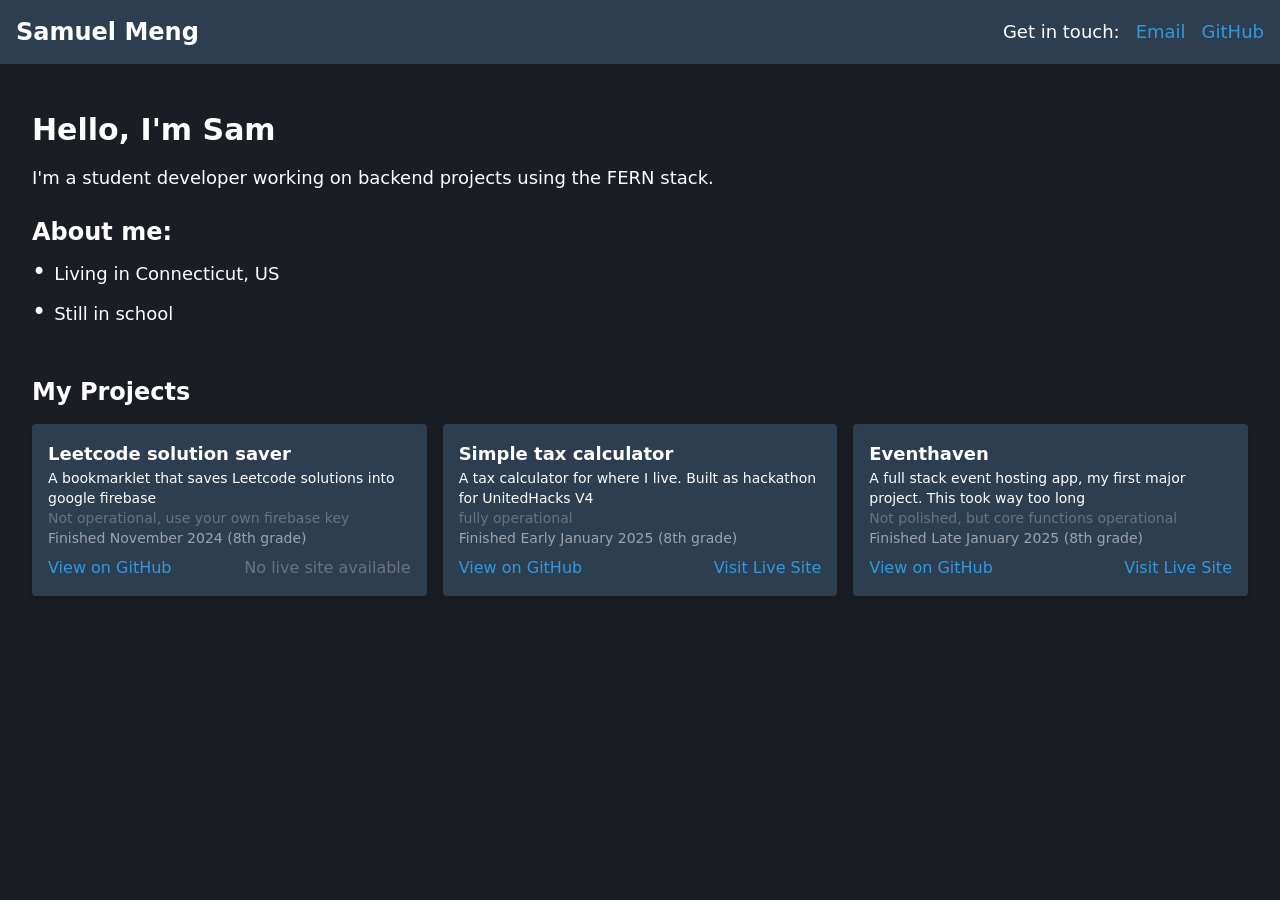
<file: index.html>
<!DOCTYPE html>
<html lang="en">
   <head>
      <meta charset="UTF-8" />
      <link rel="icon" type="image/svg+xml" href="/vite.svg" />
      <meta name="viewport" content="width=device-width, initial-scale=1.0" />
      <title>Vite + React</title>
     <script type="module" crossorigin src="/script.js"></script>
     <link rel="stylesheet" crossorigin href="/style.css">
   </head>
   <body>
      <div id="root"></div>
   </body>
</html>
</file>
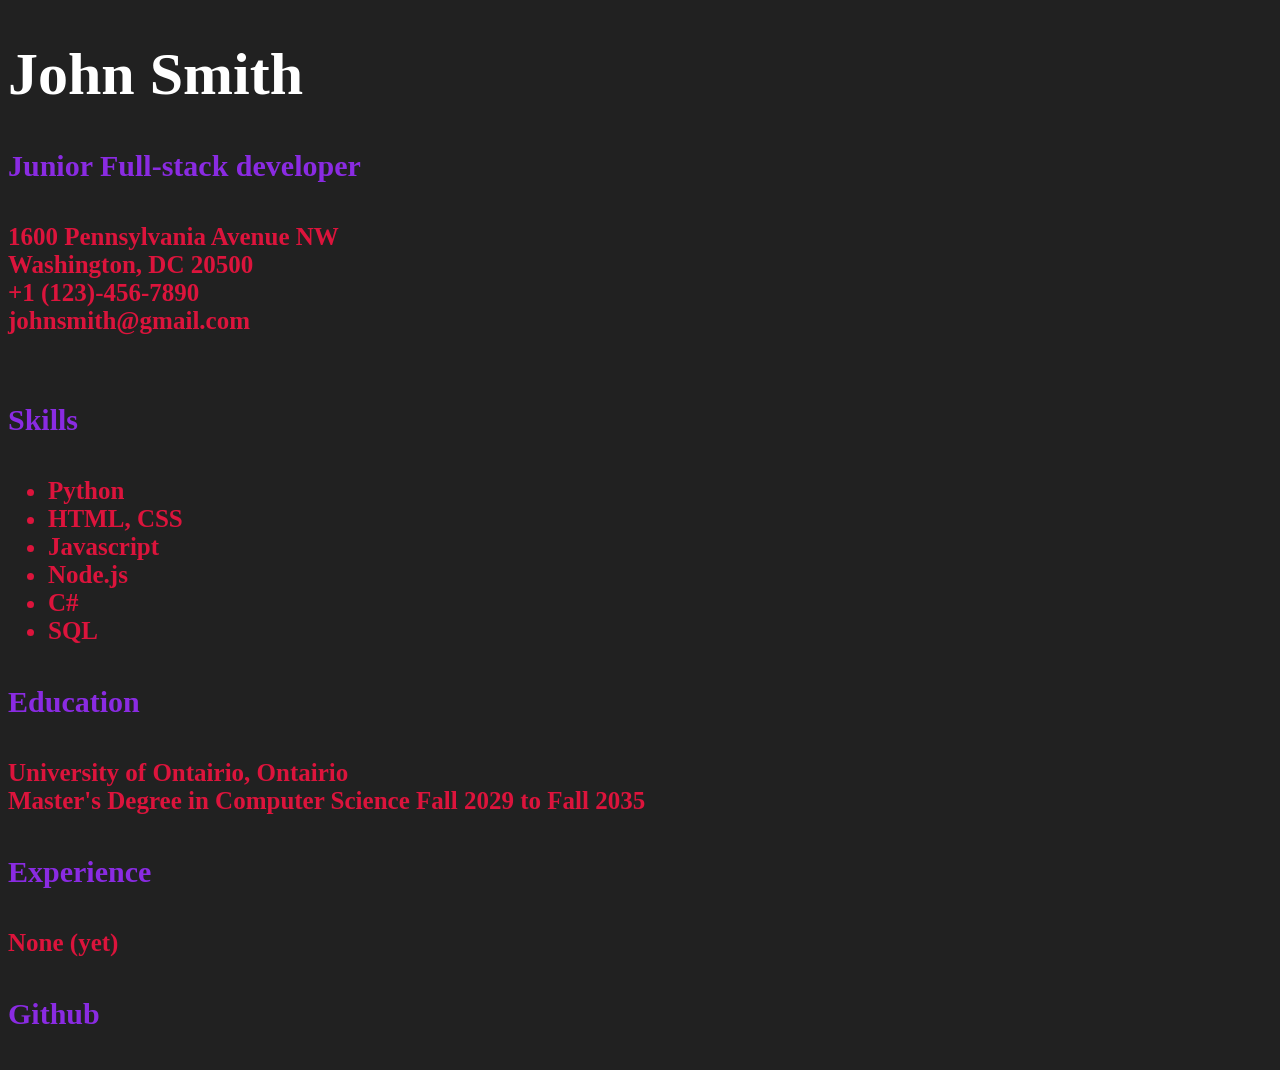
<file: roadmap/cv.html>
<!DOCTYPE html>
<html lang="en-us">
<head>
   <meta charset="utf-8">
   <title>My CV</title>
   <style>
      body {
         font-family: Cascadia Code;
         font-weight: bold;
         background-color: #212121;
      }
      h1 {
         font-size: 60px;
         color: white;
      }
      h4 {
         font-size: 30px;
         color: blueviolet;
      }
      div {
         font-size: 25px;
         color: crimson;
      }
      li {
         font-size: 25px;
         color: crimson; 
      }
   </style>
</head>
<body>
   <h1>
      John Smith
   </h1>
   <h4>
      Junior Full-stack developer
   </h4>
   <div>
      1600 Pennsylvania Avenue NW<br>
      Washington, DC 20500<br>
      +1 (123)-456-7890<br>
      johnsmith@gmail.com<br>
      <br>
   </div>
   <h4>
      Skills
   </h4>
   <ul>
      <li>Python</li>
      <li>HTML, CSS</li>
      <li>Javascript</li>
      <li>Node.js</li>
      <li>C#</li>
      <li>SQL</li>
   </ul>
   <h4>
      Education
   </h4>
   <div>
      University of Ontairio, Ontairio<br>
      Master's Degree in Computer Science
      Fall 2029 to Fall 2035
   </div>
   <h4>
      Experience
   </h4>
   <div>
      None (yet)
   </div>
   <h4>
      Github
   </h4>
   
</body>
</html>
</file>
<file: style.css>
*,:before,:after{box-sizing:border-box;border-width:0;border-style:solid;border-color:#e5e7eb}:before,:after{--tw-content: ""}html,:host{line-height:1.5;-webkit-text-size-adjust:100%;-moz-tab-size:4;-o-tab-size:4;tab-size:4;font-family:ui-sans-serif,system-ui,sans-serif,"Apple Color Emoji","Segoe UI Emoji",Segoe UI Symbol,"Noto Color Emoji";font-feature-settings:normal;font-variation-settings:normal;-webkit-tap-highlight-color:transparent}body{margin:0;line-height:inherit}hr{height:0;color:inherit;border-top-width:1px}abbr:where([title]){-webkit-text-decoration:underline dotted;text-decoration:underline dotted}h1,h2,h3,h4,h5,h6{font-size:inherit;font-weight:inherit}a{color:inherit;text-decoration:inherit}b,strong{font-weight:bolder}code,kbd,samp,pre{font-family:ui-monospace,SFMono-Regular,Menlo,Monaco,Consolas,Liberation Mono,Courier New,monospace;font-feature-settings:normal;font-variation-settings:normal;font-size:1em}small{font-size:80%}sub,sup{font-size:75%;line-height:0;position:relative;vertical-align:baseline}sub{bottom:-.25em}sup{top:-.5em}table{text-indent:0;border-color:inherit;border-collapse:collapse}button,input,optgroup,select,textarea{font-family:inherit;font-feature-settings:inherit;font-variation-settings:inherit;font-size:100%;font-weight:inherit;line-height:inherit;color:inherit;margin:0;padding:0}button,select{text-transform:none}button,[type=button],[type=reset],[type=submit]{-webkit-appearance:button;background-color:transparent;background-image:none}:-moz-focusring{outline:auto}:-moz-ui-invalid{box-shadow:none}progress{vertical-align:baseline}::-webkit-inner-spin-button,::-webkit-outer-spin-button{height:auto}[type=search]{-webkit-appearance:textfield;outline-offset:-2px}::-webkit-search-decoration{-webkit-appearance:none}::-webkit-file-upload-button{-webkit-appearance:button;font:inherit}summary{display:list-item}blockquote,dl,dd,h1,h2,h3,h4,h5,h6,hr,figure,p,pre{margin:0}fieldset{margin:0;padding:0}legend{padding:0}ol,ul,menu{list-style:none;margin:0;padding:0}dialog{padding:0}textarea{resize:vertical}input::-moz-placeholder,textarea::-moz-placeholder{opacity:1;color:#9ca3af}input::placeholder,textarea::placeholder{opacity:1;color:#9ca3af}button,[role=button]{cursor:pointer}:disabled{cursor:default}img,svg,video,canvas,audio,iframe,embed,object{display:block;vertical-align:middle}img,video{max-width:100%;height:auto}[hidden]{display:none}*,:before,:after{--tw-border-spacing-x: 0;--tw-border-spacing-y: 0;--tw-translate-x: 0;--tw-translate-y: 0;--tw-rotate: 0;--tw-skew-x: 0;--tw-skew-y: 0;--tw-scale-x: 1;--tw-scale-y: 1;--tw-pan-x: ;--tw-pan-y: ;--tw-pinch-zoom: ;--tw-scroll-snap-strictness: proximity;--tw-gradient-from-position: ;--tw-gradient-via-position: ;--tw-gradient-to-position: ;--tw-ordinal: ;--tw-slashed-zero: ;--tw-numeric-figure: ;--tw-numeric-spacing: ;--tw-numeric-fraction: ;--tw-ring-inset: ;--tw-ring-offset-width: 0px;--tw-ring-offset-color: #fff;--tw-ring-color: rgb(59 130 246 / .5);--tw-ring-offset-shadow: 0 0 #0000;--tw-ring-shadow: 0 0 #0000;--tw-shadow: 0 0 #0000;--tw-shadow-colored: 0 0 #0000;--tw-blur: ;--tw-brightness: ;--tw-contrast: ;--tw-grayscale: ;--tw-hue-rotate: ;--tw-invert: ;--tw-saturate: ;--tw-sepia: ;--tw-drop-shadow: ;--tw-backdrop-blur: ;--tw-backdrop-brightness: ;--tw-backdrop-contrast: ;--tw-backdrop-grayscale: ;--tw-backdrop-hue-rotate: ;--tw-backdrop-invert: ;--tw-backdrop-opacity: ;--tw-backdrop-saturate: ;--tw-backdrop-sepia: }::backdrop{--tw-border-spacing-x: 0;--tw-border-spacing-y: 0;--tw-translate-x: 0;--tw-translate-y: 0;--tw-rotate: 0;--tw-skew-x: 0;--tw-skew-y: 0;--tw-scale-x: 1;--tw-scale-y: 1;--tw-pan-x: ;--tw-pan-y: ;--tw-pinch-zoom: ;--tw-scroll-snap-strictness: proximity;--tw-gradient-from-position: ;--tw-gradient-via-position: ;--tw-gradient-to-position: ;--tw-ordinal: ;--tw-slashed-zero: ;--tw-numeric-figure: ;--tw-numeric-spacing: ;--tw-numeric-fraction: ;--tw-ring-inset: ;--tw-ring-offset-width: 0px;--tw-ring-offset-color: #fff;--tw-ring-color: rgb(59 130 246 / .5);--tw-ring-offset-shadow: 0 0 #0000;--tw-ring-shadow: 0 0 #0000;--tw-shadow: 0 0 #0000;--tw-shadow-colored: 0 0 #0000;--tw-blur: ;--tw-brightness: ;--tw-contrast: ;--tw-grayscale: ;--tw-hue-rotate: ;--tw-invert: ;--tw-saturate: ;--tw-sepia: ;--tw-drop-shadow: ;--tw-backdrop-blur: ;--tw-backdrop-brightness: ;--tw-backdrop-contrast: ;--tw-backdrop-grayscale: ;--tw-backdrop-hue-rotate: ;--tw-backdrop-invert: ;--tw-backdrop-opacity: ;--tw-backdrop-saturate: ;--tw-backdrop-sepia: }.m-0{margin:0}.mx-auto{margin-left:auto;margin-right:auto}.mb-12{margin-bottom:3rem}.mb-2{margin-bottom:.5rem}.mb-4{margin-bottom:1rem}.ml-4{margin-left:1rem}.mr-2{margin-right:.5rem}.mr-4{margin-right:1rem}.mt-2{margin-top:.5rem}.block{display:block}.flex{display:flex}.grid{display:grid}.min-h-screen{min-height:100vh}.max-w-7xl{max-width:80rem}.list-none{list-style-type:none}.grid-cols-1{grid-template-columns:repeat(1,minmax(0,1fr))}.items-center{align-items:center}.justify-between{justify-content:space-between}.gap-4{gap:1rem}.rounded{border-radius:.25rem}.bg-\[\#1a1d23\]{--tw-bg-opacity: 1;background-color:rgb(26 29 35 / var(--tw-bg-opacity))}.bg-\[\#2c3e50\]{--tw-bg-opacity: 1;background-color:rgb(44 62 80 / var(--tw-bg-opacity))}.p-0{padding:0}.p-4{padding:1rem}.px-4{padding-left:1rem;padding-right:1rem}.py-12{padding-top:3rem;padding-bottom:3rem}.text-2xl{font-size:1.5rem;line-height:2rem}.text-3xl{font-size:1.875rem;line-height:2.25rem}.text-lg{font-size:1.125rem;line-height:1.75rem}.text-sm{font-size:.875rem;line-height:1.25rem}.font-bold{font-weight:700}.font-semibold{font-weight:600}.text-\[\#3498db\]{--tw-text-opacity: 1;color:rgb(52 152 219 / var(--tw-text-opacity))}.text-\[\#ffffff\]{--tw-text-opacity: 1;color:rgb(255 255 255 / var(--tw-text-opacity))}.text-gray-400{--tw-text-opacity: 1;color:rgb(156 163 175 / var(--tw-text-opacity))}.text-gray-500{--tw-text-opacity: 1;color:rgb(107 114 128 / var(--tw-text-opacity))}.text-white{--tw-text-opacity: 1;color:rgb(255 255 255 / var(--tw-text-opacity))}.shadow-md{--tw-shadow: 0 4px 6px -1px rgb(0 0 0 / .1), 0 2px 4px -2px rgb(0 0 0 / .1);--tw-shadow-colored: 0 4px 6px -1px var(--tw-shadow-color), 0 2px 4px -2px var(--tw-shadow-color);box-shadow:var(--tw-ring-offset-shadow, 0 0 #0000),var(--tw-ring-shadow, 0 0 #0000),var(--tw-shadow)}.transition-transform{transition-property:transform;transition-timing-function:cubic-bezier(.4,0,.2,1);transition-duration:.15s}.duration-200{transition-duration:.2s}.hover\:scale-105:hover{--tw-scale-x: 1.05;--tw-scale-y: 1.05;transform:translate(var(--tw-translate-x),var(--tw-translate-y)) rotate(var(--tw-rotate)) skew(var(--tw-skew-x)) skewY(var(--tw-skew-y)) scaleX(var(--tw-scale-x)) scaleY(var(--tw-scale-y))}.hover\:text-\[\#3498db\]:hover{--tw-text-opacity: 1;color:rgb(52 152 219 / var(--tw-text-opacity))}@media (min-width: 640px){.sm\:px-6{padding-left:1.5rem;padding-right:1.5rem}}@media (min-width: 768px){.md\:grid-cols-2{grid-template-columns:repeat(2,minmax(0,1fr))}}@media (min-width: 1024px){.lg\:grid-cols-3{grid-template-columns:repeat(3,minmax(0,1fr))}.lg\:px-8{padding-left:2rem;padding-right:2rem}}@media (prefers-color-scheme: dark){.dark\:hover\:text-\[\#3498db\]:hover{--tw-text-opacity: 1;color:rgb(52 152 219 / var(--tw-text-opacity))}}
</file>
